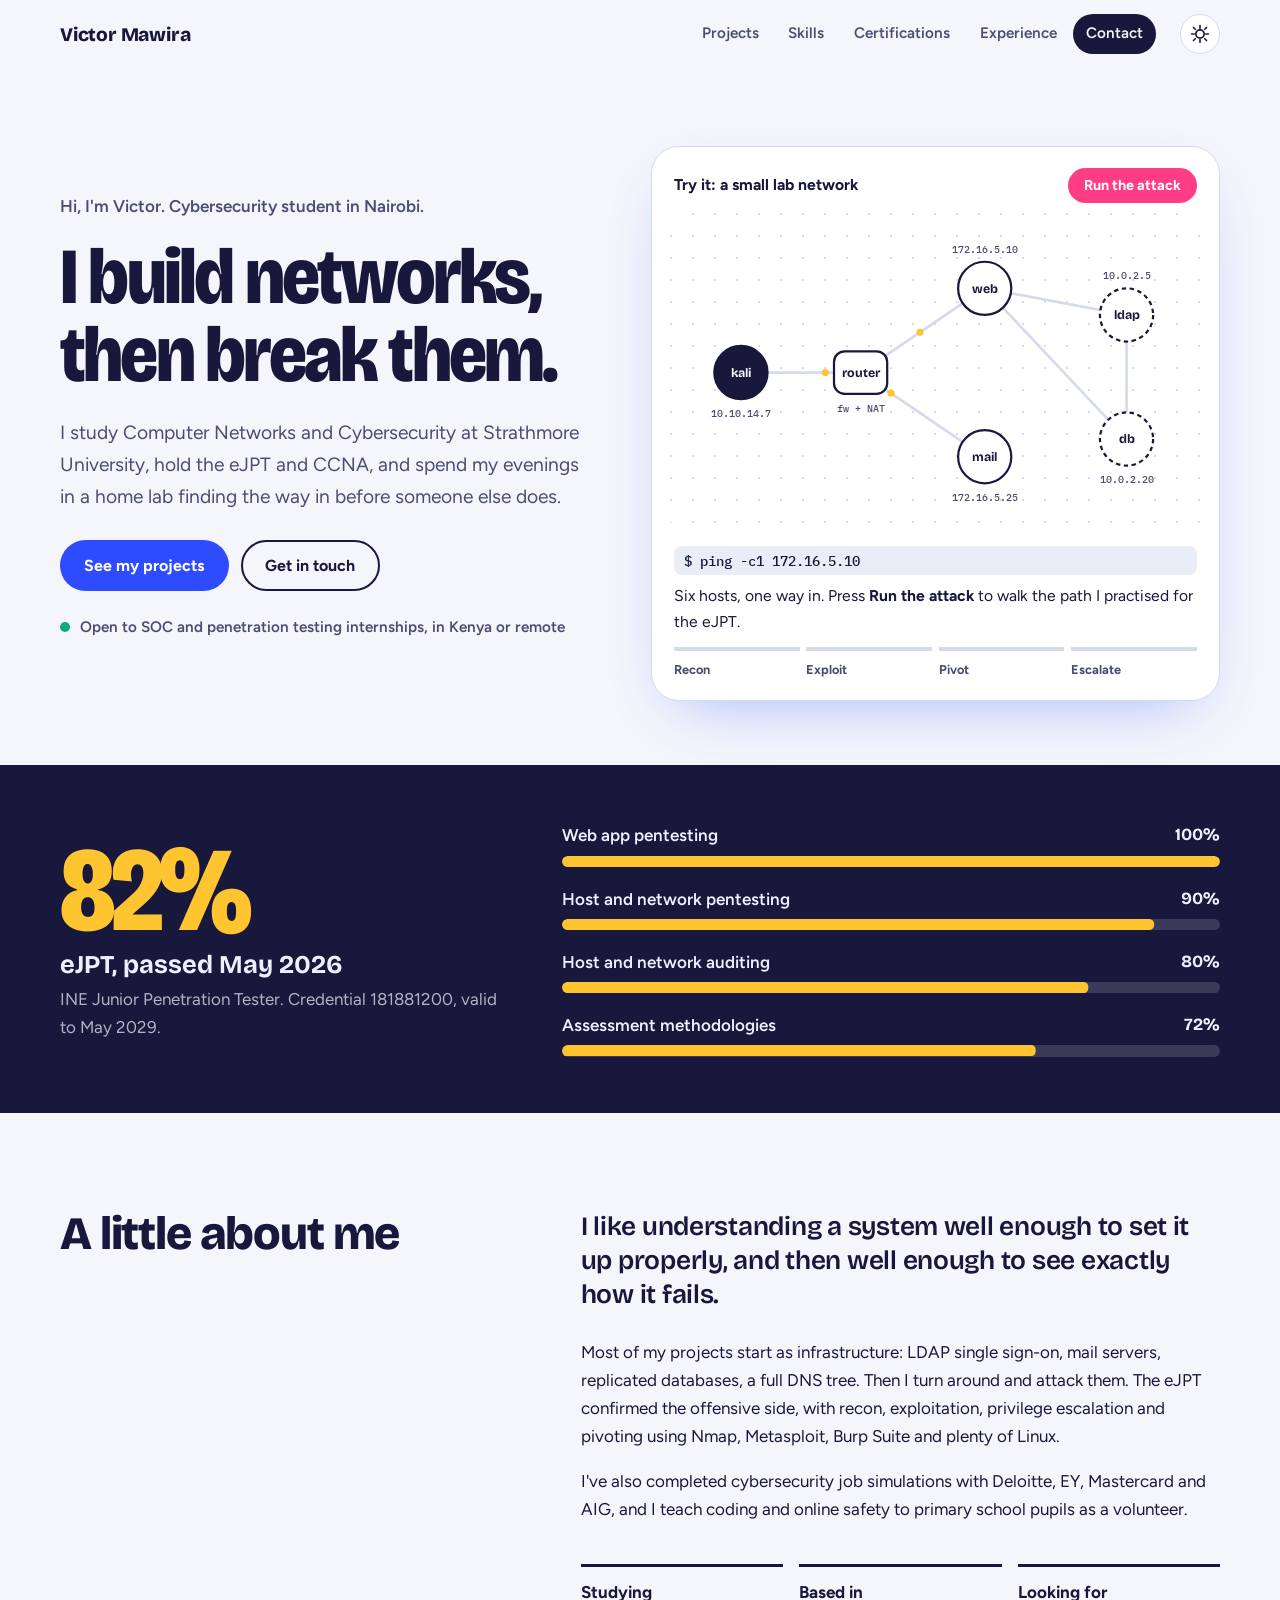
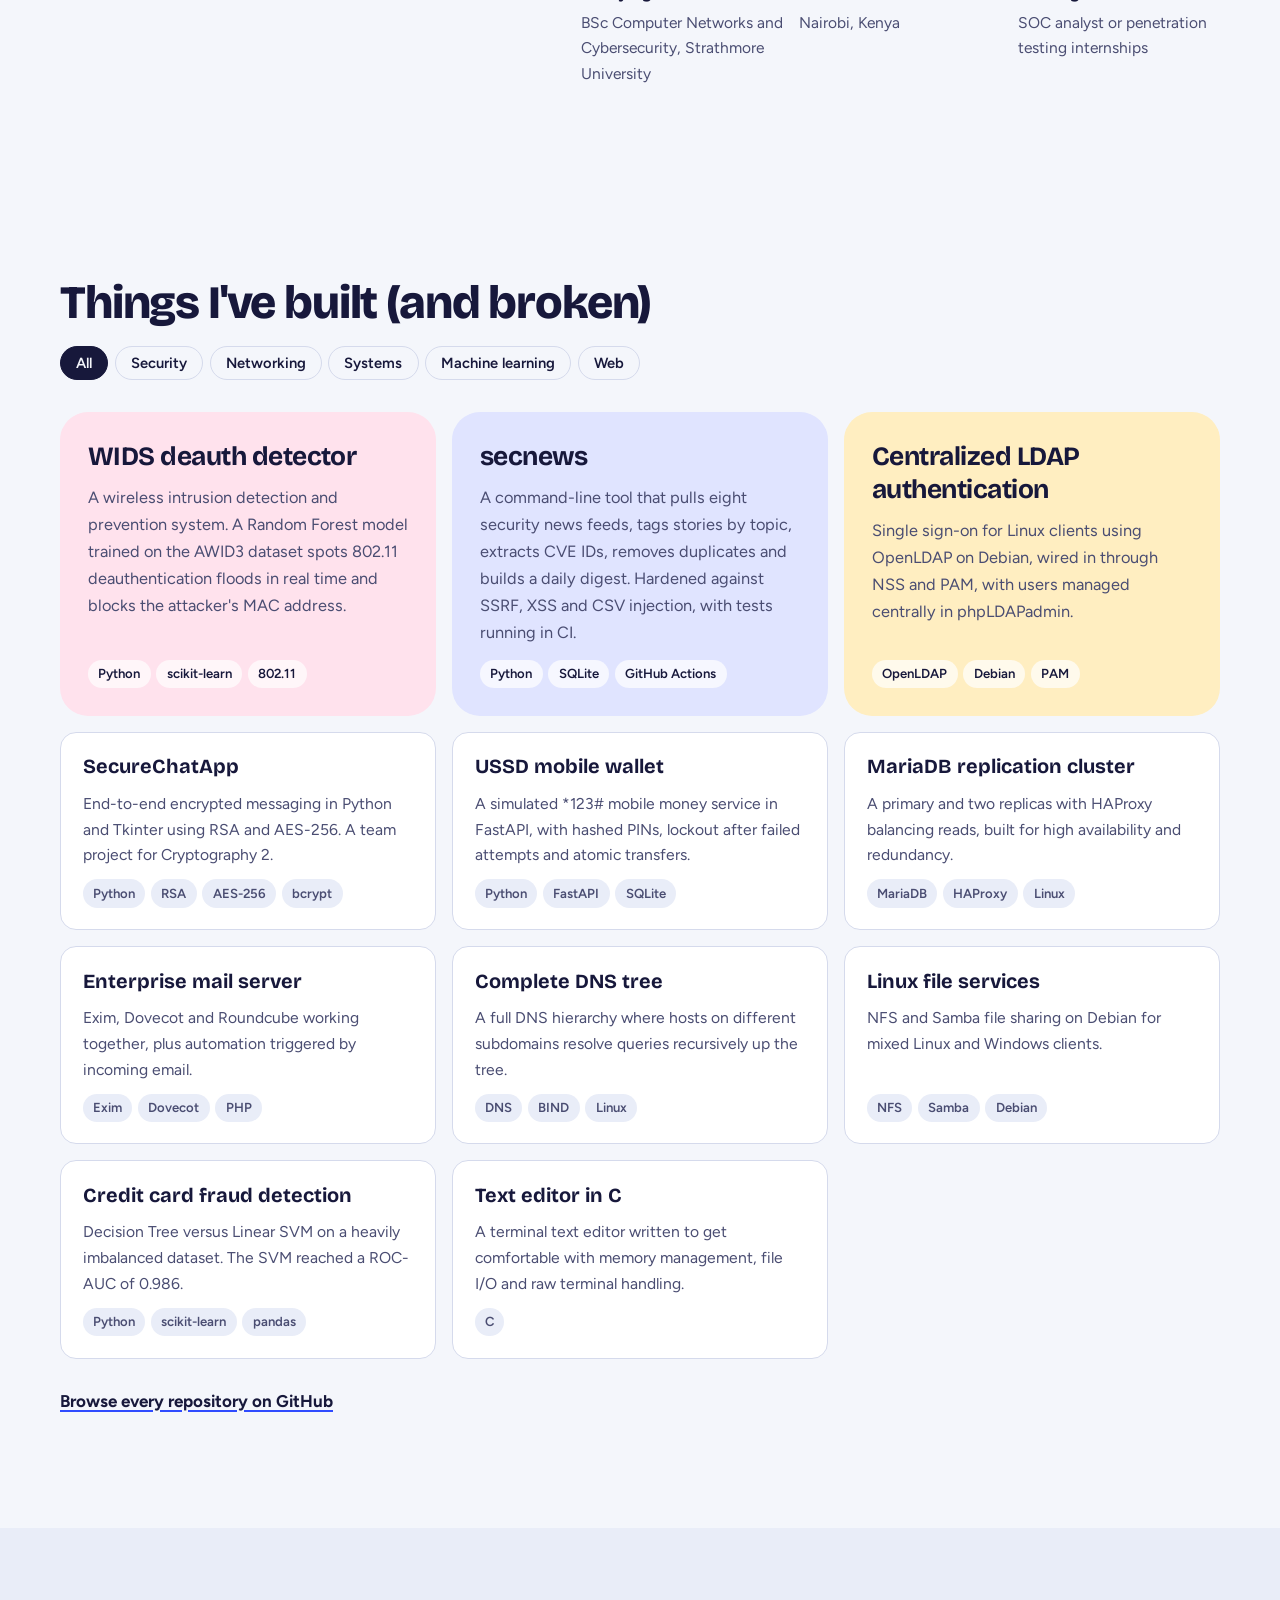
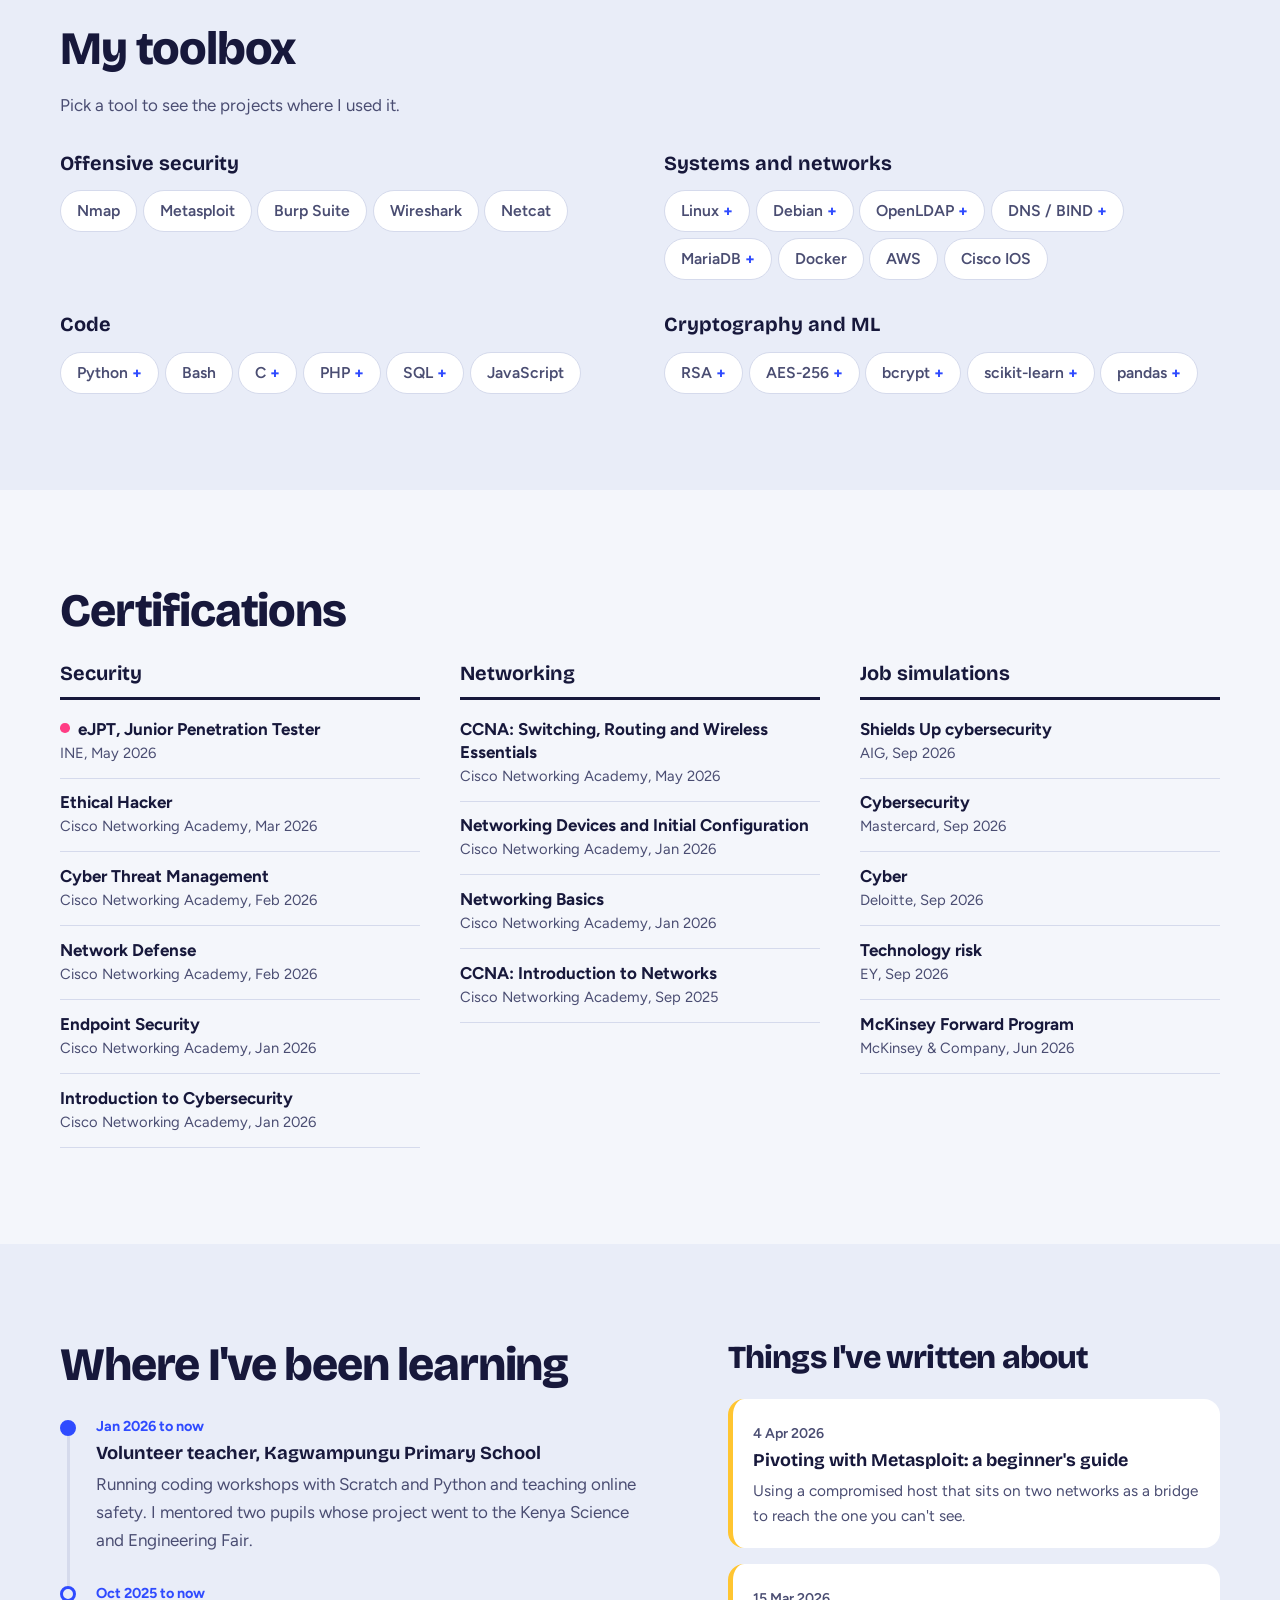
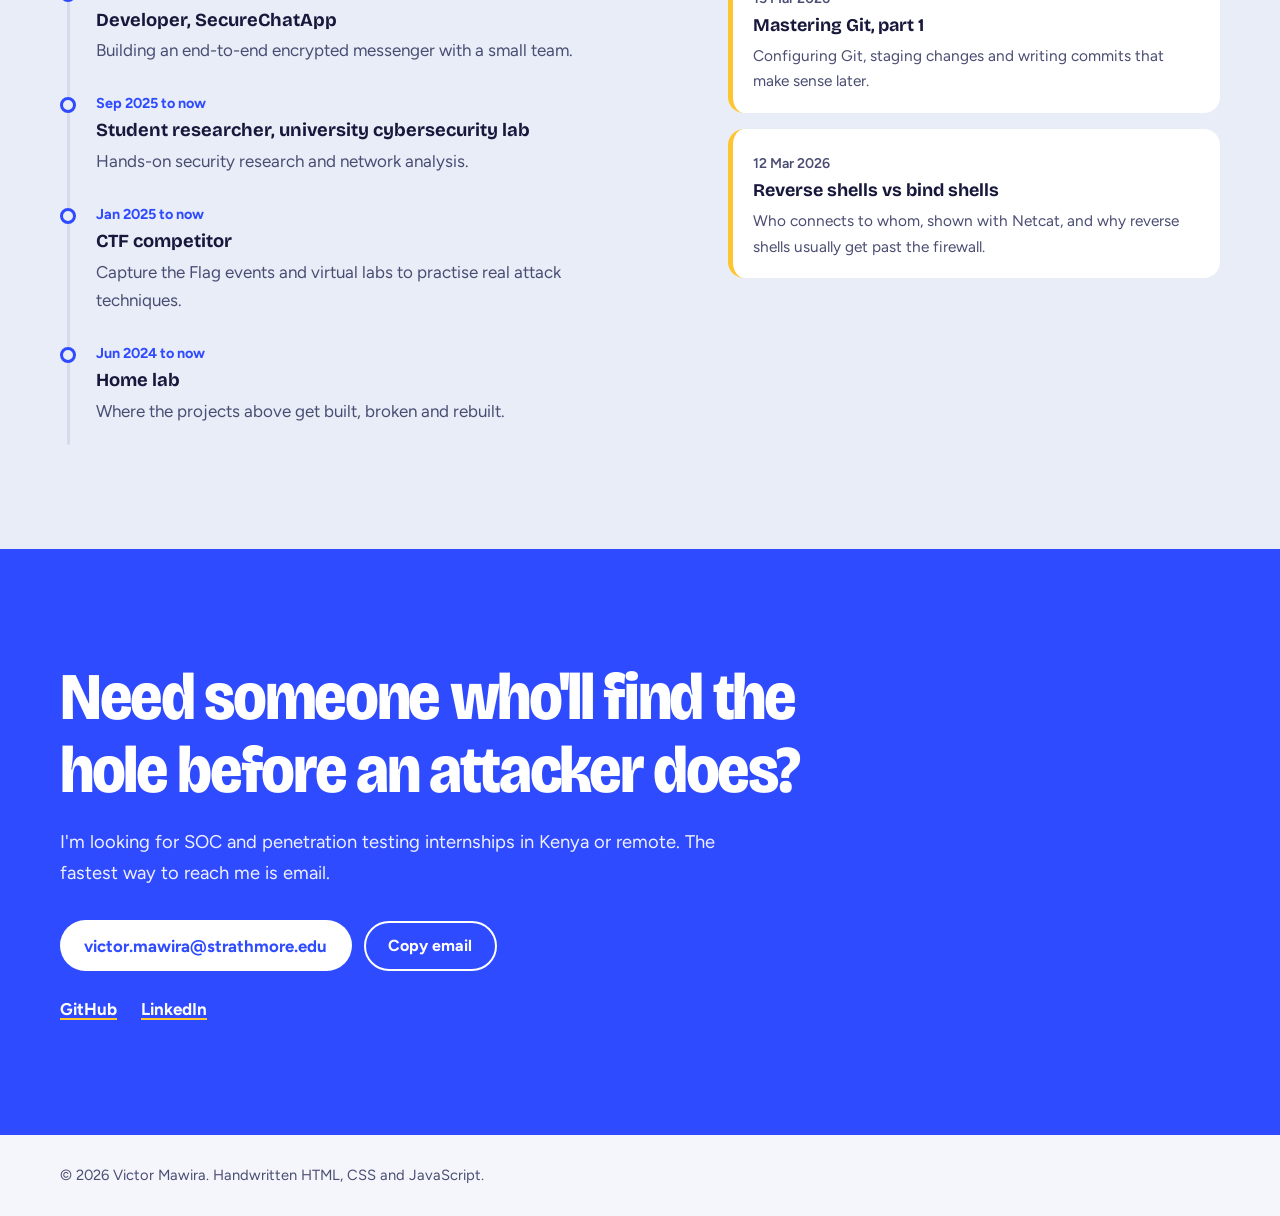
<file: index.html>
<!DOCTYPE html>
<html lang="en" class="no-js">
<head>
  <meta charset="utf-8">
  <meta name="viewport" content="width=device-width, initial-scale=1">
  <title>Victor Mawira | Cybersecurity student and aspiring penetration tester</title>
  <meta name="description" content="Computer Networks and Cybersecurity student at Strathmore University in Nairobi. eJPT certified, CCNA. I build networks, then break them. Open to SOC and pentest internships.">
  <link rel="canonical" href="https://mawiravic.pages.dev/">
  <meta name="theme-color" content="#F4F6FB" media="(prefers-color-scheme: light)">
  <meta name="theme-color" content="#121433" media="(prefers-color-scheme: dark)">
  <!-- Favicons -->
  <link rel="icon" href="/favicon.ico" sizes="any">
  <link rel="icon" type="image/png" sizes="32x32" href="/favicon-32x32.png">
  <link rel="icon" type="image/png" sizes="16x16" href="/favicon-16x16.png">
  <link rel="apple-touch-icon" href="/apple-touch-icon.png">
  <link rel="manifest" href="/site.webmanifest">

  <meta property="og:type" content="website">
  <meta property="og:title" content="Victor Mawira | Cybersecurity student and aspiring penetration tester">
  <meta property="og:description" content="eJPT certified, CCNA. I build networks, then break them. Open to SOC and pentest internships.">
  <meta property="og:url" content="https://mawiravic.pages.dev/">
  <meta name="twitter:card" content="summary">

  <script>
    (function () {
      var d = document.documentElement;
      d.className = 'js';
      try {
        var t = localStorage.getItem('theme');
        if (t === 'light' || t === 'dark') d.setAttribute('data-theme', t);
      } catch (e) {}
    })();
  </script>

  <link rel="preconnect" href="https://fonts.googleapis.com">
  <link rel="preconnect" href="https://fonts.gstatic.com" crossorigin>
  <link rel="stylesheet" href="https://fonts.googleapis.com/css2?family=Bricolage+Grotesque:opsz,wdth,wght@12..96,75..100,400..800&family=Figtree:ital,wght@0,400;0,500;0,600;0,700;1,400&family=IBM+Plex+Mono:wght@400;500&display=swap">
  <link rel="stylesheet" href="styles.css">

  <script type="application/ld+json">
  {
    "@context": "https://schema.org",
    "@type": "Person",
    "name": "Victor Mawira",
    "alternateName": "Mawira Victor",
    "jobTitle": "Cybersecurity Student and Aspiring Penetration Tester",
    "url": "https://mawiravic.pages.dev/",
    "email": "mailto:victor.mawira@strathmore.edu",
    "address": { "@type": "PostalAddress", "addressLocality": "Nairobi", "addressCountry": "KE" },
    "alumniOf": { "@type": "CollegeOrUniversity", "name": "Strathmore University" },
    "knowsAbout": ["Penetration Testing", "Network Security", "Ethical Hacking", "Cryptography", "Linux", "Networking", "Nmap", "Metasploit", "Burp Suite"],
    "sameAs": ["https://github.com/MawiraVictor", "https://www.linkedin.com/in/victor-mawira"]
  }
  </script>
</head>
<body>
  <a class="skip-link" href="#main">Skip to content</a>

  <header class="site-header">
    <div class="wrap header-inner">
      <a class="brand" href="#home">Victor Mawira</a>
      <nav class="nav" aria-label="Primary">
        <ul>
          <li><a href="#work">Projects</a></li>
          <li><a href="#skills">Skills</a></li>
          <li><a href="#certs">Certifications</a></li>
          <li><a href="#journey">Experience</a></li>
          <li><a class="nav-cta" href="#contact">Contact</a></li>
        </ul>
      </nav>
      <button class="theme-toggle" id="theme-toggle" type="button" aria-label="Switch to dark theme">
        <svg viewBox="0 0 24 24" width="20" height="20" aria-hidden="true"><path class="sun" d="M12 7a5 5 0 1 0 0 10 5 5 0 0 0 0-10Zm0-5v3m0 14v3M4.2 4.2l2.1 2.1m11.4 11.4 2.1 2.1M2 12h3m14 0h3M4.2 19.8l2.1-2.1M17.7 6.3l2.1-2.1"/><path class="moon" d="M20 14.5A8 8 0 0 1 9.5 4a8 8 0 1 0 10.5 10.5Z"/></svg>
      </button>
    </div>
  </header>

  <main id="main">

    <!-- HERO: the lab you can attack -->
    <section id="home" class="hero">
      <div class="wrap hero-grid">
        <div class="hero-copy">
          <p class="hello">Hi, I'm Victor. Cybersecurity student in Nairobi.</p>
          <h1>I build networks, then break&nbsp;them.</h1>
          <p class="intro">I study Computer Networks and Cybersecurity at Strathmore University, hold the eJPT and CCNA, and spend my evenings in a home lab finding the way in before someone else does.</p>
          <div class="actions">
            <a class="btn btn-solid" href="#work">See my projects</a>
            <a class="btn btn-line" href="#contact">Get in touch</a>
          </div>
          <p class="availability"><span class="pulse" aria-hidden="true"></span>Open to SOC and penetration testing internships, in Kenya or remote</p>
        </div>

        <figure class="lab" aria-labelledby="lab-title">
          <div class="lab-bar">
            <p id="lab-title" class="lab-title">Try it: a small lab network</p>
            <button class="lab-run" id="lab-run" type="button">Run the attack</button>
          </div>
          <svg class="topology" viewBox="0 0 600 360" role="img" aria-describedby="lab-step">
            <g class="links">
              <path id="l-kali-fw"  d="M80 180 L215 180"/>
              <path id="l-fw-web"   d="M215 180 L355 85"/>
              <path id="l-fw-mail"  d="M215 180 L355 275"/>
              <path id="l-web-ldap" d="M355 85 L515 115"/>
              <path id="l-web-db"   d="M355 85 L515 255"/>
              <path id="l-ldap-db"  d="M515 115 L515 255"/>
            </g>
            <g class="packets" aria-hidden="true">
              <circle r="4"><animateMotion dur="2.6s" repeatCount="indefinite"><mpath href="#l-kali-fw"/></animateMotion></circle>
              <circle r="4"><animateMotion dur="3.4s" begin="1s" repeatCount="indefinite"><mpath href="#l-fw-mail"/></animateMotion></circle>
              <circle r="4"><animateMotion dur="3s" begin=".4s" repeatCount="indefinite"><mpath href="#l-fw-web"/></animateMotion></circle>
              <circle r="4"><animateMotion dur="3.8s" begin="1.6s" repeatCount="indefinite"><mpath href="#l-ldap-db"/></animateMotion></circle>
            </g>
            <g class="node attacker" data-node="kali" transform="translate(80 180)">
              <circle r="30"/><text class="n-name" y="5">kali</text><text class="n-ip" y="50">10.10.14.7</text>
            </g>
            <g class="node" data-node="fw" transform="translate(215 180)">
              <rect x="-30" y="-24" width="60" height="48" rx="12"/><text class="n-name" y="5">router</text><text class="n-ip" y="44">fw + NAT</text>
            </g>
            <g class="node" data-node="web" transform="translate(355 85)">
              <circle r="30"/><text class="n-name" y="5">web</text><text class="n-ip" y="-40">172.16.5.10</text>
            </g>
            <g class="node" data-node="mail" transform="translate(355 275)">
              <circle r="30"/><text class="n-name" y="5">mail</text><text class="n-ip" y="50">172.16.5.25</text>
            </g>
            <g class="node internal" data-node="ldap" transform="translate(515 115)">
              <circle r="30"/><text class="n-name" y="5">ldap</text><text class="n-ip" y="-40">10.0.2.5</text>
            </g>
            <g class="node internal" data-node="db" transform="translate(515 255)">
              <circle r="30"/><text class="n-name" y="5">db</text><text class="n-ip" y="50">10.0.2.20</text>
            </g>
          </svg>
          <figcaption class="lab-step" id="lab-step" aria-live="polite">
            <code class="cmd" id="lab-cmd">$ ping -c1 172.16.5.10</code>
            <span id="lab-text">Six hosts, one way in. Press <b>Run the attack</b> to walk the path I practised for the eJPT.</span>
          </figcaption>
          <ol class="lab-progress" aria-hidden="true">
            <li>Recon</li><li>Exploit</li><li>Pivot</li><li>Escalate</li>
          </ol>
        </figure>
      </div>
    </section>

    <!-- eJPT result -->
    <section class="score" aria-labelledby="score-title">
      <div class="wrap score-grid">
        <div class="score-head">
          <p class="score-big"><span>82</span>%</p>
          <h2 id="score-title">eJPT, passed May 2026</h2>
          <p class="muted">INE Junior Penetration Tester. Credential 181881200, valid to May 2029.</p>
        </div>
        <ul class="bars">
          <li style="--v:100"><span class="bar-label">Web app pentesting</span><span class="bar-val">100%</span><span class="bar" aria-hidden="true"></span></li>
          <li style="--v:90"><span class="bar-label">Host and network pentesting</span><span class="bar-val">90%</span><span class="bar" aria-hidden="true"></span></li>
          <li style="--v:80"><span class="bar-label">Host and network auditing</span><span class="bar-val">80%</span><span class="bar" aria-hidden="true"></span></li>
          <li style="--v:72"><span class="bar-label">Assessment methodologies</span><span class="bar-val">72%</span><span class="bar" aria-hidden="true"></span></li>
        </ul>
      </div>
    </section>

    <!-- ABOUT -->
    <section id="about" class="block">
      <div class="wrap about-grid">
        <h2 class="block-title">A little about me</h2>
        <div class="prose">
          <p class="lead">I like understanding a system well enough to set it up properly, and then well enough to see exactly how it fails.</p>
          <p>Most of my projects start as infrastructure: LDAP single sign-on, mail servers, replicated databases, a full DNS tree. Then I turn around and attack them. The eJPT confirmed the offensive side, with recon, exploitation, privilege escalation and pivoting using Nmap, Metasploit, Burp Suite and plenty of Linux.</p>
          <p>I've also completed cybersecurity job simulations with Deloitte, EY, Mastercard and AIG, and I teach coding and online safety to primary school pupils as a volunteer.</p>
        </div>
        <dl class="facts">
          <div><dt>Studying</dt><dd>BSc Computer Networks and Cybersecurity, Strathmore University</dd></div>
          <div><dt>Based in</dt><dd>Nairobi, Kenya</dd></div>
          <div><dt>Looking for</dt><dd>SOC analyst or penetration testing internships</dd></div>
        </dl>
      </div>
    </section>

    <!-- PROJECTS -->
    <section id="work" class="block">
      <div class="wrap">
        <div class="block-head">
          <h2 class="block-title">Things I've built (and broken)</h2>
          <div class="filters" role="group" aria-label="Filter projects by category" id="project-filters">
            <button type="button" class="chip-btn is-active" data-filter="all" aria-pressed="true">All</button>
            <button type="button" class="chip-btn" data-filter="security" aria-pressed="false">Security</button>
            <button type="button" class="chip-btn" data-filter="networking" aria-pressed="false">Networking</button>
            <button type="button" class="chip-btn" data-filter="systems" aria-pressed="false">Systems</button>
            <button type="button" class="chip-btn" data-filter="ml" aria-pressed="false">Machine learning</button>
            <button type="button" class="chip-btn" data-filter="web" aria-pressed="false">Web</button>
          </div>
        </div>
        <p class="tag-status" id="tag-status" hidden>Showing projects that use <strong id="tag-status-name"></strong>. <button type="button" class="link-btn" id="tag-clear">Show all</button></p>
        <p class="sr-only" id="projects-live" aria-live="polite"></p>

        <ul class="projects" id="project-list">
          <li class="project feature tone-pink" data-cat="security ml networking" data-tags="python scikit-learn wireless">
            <h3><a href="https://github.com/MawiraVictor/WIDS-ML-Deauth-Detector" rel="noopener">WIDS deauth detector</a></h3>
            <p>A wireless intrusion detection and prevention system. A Random Forest model trained on the AWID3 dataset spots 802.11 deauthentication floods in real time and blocks the attacker's MAC address.</p>
            <ul class="tags"><li data-tag="python">Python</li><li data-tag="scikit-learn">scikit-learn</li><li data-tag="wireless">802.11</li></ul>
          </li>
          <li class="project feature tone-blue" data-cat="security web" data-tags="python sqlite github-actions">
            <h3><a href="https://github.com/MawiraVictor/security-news-scraper-project" rel="noopener">secnews</a></h3>
            <p>A command-line tool that pulls eight security news feeds, tags stories by topic, extracts CVE IDs, removes duplicates and builds a daily digest. Hardened against SSRF, XSS and CSV injection, with tests running in CI.</p>
            <ul class="tags"><li data-tag="python">Python</li><li data-tag="sqlite">SQLite</li><li data-tag="github-actions">GitHub Actions</li></ul>
          </li>
          <li class="project feature tone-yellow" data-cat="security systems networking" data-tags="openldap debian nss pam linux">
            <h3><a href="https://github.com/MawiraVictor/Centralized-LDAP-Authentication" rel="noopener">Centralized LDAP authentication</a></h3>
            <p>Single sign-on for Linux clients using OpenLDAP on Debian, wired in through NSS and PAM, with users managed centrally in phpLDAPadmin.</p>
            <ul class="tags"><li data-tag="openldap">OpenLDAP</li><li data-tag="debian">Debian</li><li data-tag="pam">PAM</li></ul>
          </li>

          <li class="project" data-cat="security systems" data-tags="python sql bcrypt pycryptodome rsa aes-256">
            <h3><a href="https://github.com/MawiraVictor/SecureChatApp" rel="noopener">SecureChatApp</a></h3>
            <p>End-to-end encrypted messaging in Python and Tkinter using RSA and AES-256. A team project for Cryptography 2.</p>
            <ul class="tags"><li data-tag="python">Python</li><li data-tag="rsa">RSA</li><li data-tag="aes-256">AES-256</li><li data-tag="bcrypt">bcrypt</li></ul>
          </li>
          <li class="project" data-cat="web security" data-tags="python fastapi sqlite">
            <h3><a href="https://github.com/MawiraVictor/USSD-Based-Mobile-wallet-Simulation" rel="noopener">USSD mobile wallet</a></h3>
            <p>A simulated *123# mobile money service in FastAPI, with hashed PINs, lockout after failed attempts and atomic transfers.</p>
            <ul class="tags"><li data-tag="python">Python</li><li data-tag="fastapi">FastAPI</li><li data-tag="sqlite">SQLite</li></ul>
          </li>
          <li class="project" data-cat="systems" data-tags="mariadb haproxy linux">
            <h3><a href="https://github.com/MawiraVictor/MariaDB-Replication-Cluster" rel="noopener">MariaDB replication cluster</a></h3>
            <p>A primary and two replicas with HAProxy balancing reads, built for high availability and redundancy.</p>
            <ul class="tags"><li data-tag="mariadb">MariaDB</li><li data-tag="haproxy">HAProxy</li><li data-tag="linux">Linux</li></ul>
          </li>
          <li class="project" data-cat="systems web" data-tags="exim dovecot roundcube php linux">
            <h3><a href="https://github.com/MawiraVictor/Enterprise-Mail-Server-Suite" rel="noopener">Enterprise mail server</a></h3>
            <p>Exim, Dovecot and Roundcube working together, plus automation triggered by incoming email.</p>
            <ul class="tags"><li data-tag="exim">Exim</li><li data-tag="dovecot">Dovecot</li><li data-tag="php">PHP</li></ul>
          </li>
          <li class="project" data-cat="networking systems" data-tags="linux dns bind">
            <h3><a href="https://github.com/MawiraVictor/Complete-DNS-tree" rel="noopener">Complete DNS tree</a></h3>
            <p>A full DNS hierarchy where hosts on different subdomains resolve queries recursively up the tree.</p>
            <ul class="tags"><li data-tag="dns">DNS</li><li data-tag="bind">BIND</li><li data-tag="linux">Linux</li></ul>
          </li>
          <li class="project" data-cat="systems networking" data-tags="nfs samba debian linux">
            <h3><a href="https://github.com/MawiraVictor/Linux-Infrastructure-File-Services" rel="noopener">Linux file services</a></h3>
            <p>NFS and Samba file sharing on Debian for mixed Linux and Windows clients.</p>
            <ul class="tags"><li data-tag="nfs">NFS</li><li data-tag="samba">Samba</li><li data-tag="debian">Debian</li></ul>
          </li>
          <li class="project" data-cat="ml security" data-tags="python scikit-learn pandas">
            <h3><a href="https://github.com/MawiraVictor/Credit-Card-Fraud-Detection-with-Decision-Trees-and-SVM" rel="noopener">Credit card fraud detection</a></h3>
            <p>Decision Tree versus Linear SVM on a heavily imbalanced dataset. The SVM reached a ROC-AUC of 0.986.</p>
            <ul class="tags"><li data-tag="python">Python</li><li data-tag="scikit-learn">scikit-learn</li><li data-tag="pandas">pandas</li></ul>
          </li>
          <li class="project" data-cat="systems" data-tags="c">
            <h3><a href="https://github.com/MawiraVictor/Text-editor" rel="noopener">Text editor in C</a></h3>
            <p>A terminal text editor written to get comfortable with memory management, file I/O and raw terminal handling.</p>
            <ul class="tags"><li data-tag="c">C</li></ul>
          </li>
        </ul>
        <p class="empty" id="projects-empty" hidden>Nothing here matches that filter. <button type="button" class="link-btn" data-reset>Show all projects</button></p>
        <p class="more"><a href="https://github.com/MawiraVictor?tab=repositories" rel="noopener">Browse every repository on GitHub</a></p>
      </div>
    </section>

    <!-- SKILLS -->
    <section id="skills" class="block block-tint">
      <div class="wrap">
        <h2 class="block-title">My toolbox</h2>
        <p class="muted">Pick a tool to see the projects where I used it.</p>
        <div class="skill-groups">
          <div class="skill-group">
            <h3>Offensive security</h3>
            <ul class="tags big">
              <li data-tag="nmap">Nmap</li><li data-tag="metasploit">Metasploit</li><li data-tag="burp">Burp Suite</li><li data-tag="wireshark">Wireshark</li><li data-tag="netcat">Netcat</li>
            </ul>
          </div>
          <div class="skill-group">
            <h3>Systems and networks</h3>
            <ul class="tags big">
              <li data-tag="linux">Linux</li><li data-tag="debian">Debian</li><li data-tag="openldap">OpenLDAP</li><li data-tag="dns">DNS / BIND</li><li data-tag="mariadb">MariaDB</li><li data-tag="docker">Docker</li><li data-tag="aws">AWS</li><li data-tag="cisco">Cisco IOS</li>
            </ul>
          </div>
          <div class="skill-group">
            <h3>Code</h3>
            <ul class="tags big">
              <li data-tag="python">Python</li><li data-tag="bash">Bash</li><li data-tag="c">C</li><li data-tag="php">PHP</li><li data-tag="sql">SQL</li><li data-tag="javascript">JavaScript</li>
            </ul>
          </div>
          <div class="skill-group">
            <h3>Cryptography and ML</h3>
            <ul class="tags big">
              <li data-tag="rsa">RSA</li><li data-tag="aes-256">AES-256</li><li data-tag="bcrypt">bcrypt</li><li data-tag="scikit-learn">scikit-learn</li><li data-tag="pandas">pandas</li>
            </ul>
          </div>
        </div>
      </div>
    </section>

    <!-- CERTIFICATIONS -->
    <section id="certs" class="block">
      <div class="wrap">
        <h2 class="block-title">Certifications</h2>
        <div class="cert-cols">
          <div>
            <h3>Security</h3>
            <ul class="cert-list">
              <li><strong>eJPT, Junior Penetration Tester</strong><span>INE, May 2026</span></li>
              <li><strong>Ethical Hacker</strong><span>Cisco Networking Academy, Mar 2026</span></li>
              <li><strong>Cyber Threat Management</strong><span>Cisco Networking Academy, Feb 2026</span></li>
              <li><strong>Network Defense</strong><span>Cisco Networking Academy, Feb 2026</span></li>
              <li><strong>Endpoint Security</strong><span>Cisco Networking Academy, Jan 2026</span></li>
              <li><strong>Introduction to Cybersecurity</strong><span>Cisco Networking Academy, Jan 2026</span></li>
            </ul>
          </div>
          <div>
            <h3>Networking</h3>
            <ul class="cert-list">
              <li><strong>CCNA: Switching, Routing and Wireless Essentials</strong><span>Cisco Networking Academy, May 2026</span></li>
              <li><strong>Networking Devices and Initial Configuration</strong><span>Cisco Networking Academy, Jan 2026</span></li>
              <li><strong>Networking Basics</strong><span>Cisco Networking Academy, Jan 2026</span></li>
              <li><strong>CCNA: Introduction to Networks</strong><span>Cisco Networking Academy, Sep 2025</span></li>
            </ul>
          </div>
          <div>
            <h3>Job simulations</h3>
            <ul class="cert-list">
              <li><strong>Shields Up cybersecurity</strong><span>AIG, Sep 2026</span></li>
              <li><strong>Cybersecurity</strong><span>Mastercard, Sep 2026</span></li>
              <li><strong>Cyber</strong><span>Deloitte, Sep 2026</span></li>
              <li><strong>Technology risk</strong><span>EY, Sep 2026</span></li>
              <li><strong>McKinsey Forward Program</strong><span>McKinsey &amp; Company, Jun 2026</span></li>
            </ul>
          </div>
        </div>
      </div>
    </section>

    <!-- EXPERIENCE -->
    <section id="journey" class="block block-tint">
      <div class="wrap journey-grid">
        <div>
          <h2 class="block-title">Where I've been learning</h2>
          <ol class="timeline">
            <li><p class="when">Jan 2026 to now</p><h3>Volunteer teacher, Kagwampungu Primary School</h3><p>Running coding workshops with Scratch and Python and teaching online safety. I mentored two pupils whose project went to the Kenya Science and Engineering Fair.</p></li>
            <li><p class="when">Oct 2025 to now</p><h3>Developer, SecureChatApp</h3><p>Building an end-to-end encrypted messenger with a small team.</p></li>
            <li><p class="when">Sep 2025 to now</p><h3>Student researcher, university cybersecurity lab</h3><p>Hands-on security research and network analysis.</p></li>
            <li><p class="when">Jan 2025 to now</p><h3>CTF competitor</h3><p>Capture the Flag events and virtual labs to practise real attack techniques.</p></li>
            <li><p class="when">Jun 2024 to now</p><h3>Home lab</h3><p>Where the projects above get built, broken and rebuilt.</p></li>
          </ol>
        </div>
        <aside class="writing">
          <h2 class="block-title">Things I've written about</h2>
          <ul class="posts">
            <li><time datetime="2026-04-04">4 Apr 2026</time><h3>Pivoting with Metasploit: a beginner's guide</h3><p>Using a compromised host that sits on two networks as a bridge to reach the one you can't see.</p></li>
            <li><time datetime="2026-03-15">15 Mar 2026</time><h3>Mastering Git, part 1</h3><p>Configuring Git, staging changes and writing commits that make sense later.</p></li>
            <li><time datetime="2026-03-12">12 Mar 2026</time><h3>Reverse shells vs bind shells</h3><p>Who connects to whom, shown with Netcat, and why reverse shells usually get past the firewall.</p></li>
          </ul>
        </aside>
      </div>
    </section>

    <!-- CONTACT -->
    <section id="contact" class="contact">
      <div class="wrap">
        <h2>Need someone who'll find the hole before an attacker does?</h2>
        <p>I'm looking for SOC and penetration testing internships in Kenya or remote. The fastest way to reach me is email.</p>
        <div class="contact-row">
          <a class="btn btn-light" id="email-link" href="mailto:victor.mawira@strathmore.edu">victor.mawira@strathmore.edu</a>
          <button type="button" class="btn btn-ghost" id="copy-email" hidden>Copy email</button>
          <span class="copy-status" id="copy-status" role="status" aria-live="polite"></span>
        </div>
        <ul class="socials">
          <li><a href="https://github.com/MawiraVictor" rel="noopener">GitHub</a></li>
          <li><a href="https://www.linkedin.com/in/victor-mawira" rel="noopener">LinkedIn</a></li>
        </ul>
      </div>
    </section>
  </main>

  <footer class="site-footer">
    <div class="wrap">
      <p>&copy; <span id="year">2026</span> Victor Mawira. Handwritten HTML, CSS and JavaScript.</p>
    </div>
  </footer>

  <script src="script.js" defer></script>
</body>
</html>
</file>
<file: styles.css>
/* Victor Mawira portfolio
   Palette: cool paper, deep indigo ink, cobalt signal, sunflower packets,
   hot pink for anything "owned". Display: Bricolage Grotesque. Body: Figtree. */

:root {
  --paper: #F4F6FB;
  --paper-2: #E9EDF8;
  --card: #FFFFFF;
  --ink: #17183B;
  --ink-soft: #4A4D72;
  --line: #D5DAEC;
  --cobalt: #2F4BFF;
  --cobalt-ink: #FFFFFF;
  --sun: #FFC531;
  --pink: #FF3D84;
  --mint: #0FA97A;
  --node: #FFFFFF;
  --focus: #2F4BFF;
  --radius-lg: 28px;
  --radius: 16px;
  --radius-sm: 999px;
  --display: "Bricolage Grotesque", "Figtree", system-ui, sans-serif;
  --body: "Figtree", system-ui, -apple-system, "Segoe UI", Roboto, sans-serif;
  --mono: "IBM Plex Mono", ui-monospace, Consolas, monospace;
  color-scheme: light;
}

@media (prefers-color-scheme: dark) {
  :root:not([data-theme="light"]) {
    --paper: #121433; --paper-2: #1A1D45; --card: #1F2350; --ink: #EEF0FF; --ink-soft: #A9AED6;
    --line: #2E3368; --cobalt: #7D8CFF; --cobalt-ink: #0E1030; --sun: #FFD25C; --pink: #FF6BA3;
    --mint: #3FD9A8; --node: #262B5E; --focus: #FFD25C; color-scheme: dark;
  }
}
:root[data-theme="dark"] {
  --paper: #121433; --paper-2: #1A1D45; --card: #1F2350; --ink: #EEF0FF; --ink-soft: #A9AED6;
  --line: #2E3368; --cobalt: #7D8CFF; --cobalt-ink: #0E1030; --sun: #FFD25C; --pink: #FF6BA3;
  --mint: #3FD9A8; --node: #262B5E; --focus: #FFD25C; color-scheme: dark;
}

/* ---------- Base ---------- */
*, *::before, *::after { box-sizing: border-box; }
html { scroll-behavior: smooth; scroll-padding-top: 5.5rem; -webkit-text-size-adjust: 100%; }
body {
  margin: 0; background: var(--paper); color: var(--ink);
  font: 400 1.0625rem/1.65 var(--body); -webkit-font-smoothing: antialiased;
}
img, svg { display: block; max-width: 100%; }
a { color: inherit; text-decoration-thickness: 2px; text-underline-offset: 3px; text-decoration-color: var(--cobalt); }
a:hover { text-decoration-color: var(--pink); }
h1, h2, h3 { font-family: var(--display); margin: 0; line-height: 1.1; font-weight: 700; }
h3 { font-size: 1.25rem; line-height: 1.25; }
p { margin: 0 0 1em; }
ul, ol { margin: 0; padding: 0; list-style: none; }
:focus-visible { outline: 3px solid var(--focus); outline-offset: 3px; border-radius: 6px; }
.wrap { width: min(1160px, 100% - 2.5rem); margin-inline: auto; }
.muted { color: var(--ink-soft); }
.sr-only { position: absolute; width: 1px; height: 1px; overflow: hidden; clip: rect(0 0 0 0); white-space: nowrap; }
.skip-link { position: absolute; left: 1rem; top: -4rem; z-index: 50; background: var(--cobalt); color: var(--cobalt-ink); padding: .6rem 1rem; border-radius: 10px; }
.skip-link:focus { top: 1rem; }

/* ---------- Header ---------- */
.site-header {
  position: sticky; top: 0; z-index: 20;
  background: color-mix(in srgb, var(--paper) 86%, transparent);
  backdrop-filter: blur(10px); -webkit-backdrop-filter: blur(10px);
  border-bottom: 1px solid transparent; transition: border-color .2s;
}
.site-header.is-scrolled { border-bottom-color: var(--line); }
.header-inner { display: flex; align-items: center; gap: 1.5rem; min-height: 4.25rem; }
.brand { font: 800 1.2rem var(--display); text-decoration: none; letter-spacing: -.01em; }
.nav { margin-left: auto; }
.nav ul { display: flex; gap: .25rem; align-items: center; }
.nav a { display: block; padding: .45rem .8rem; border-radius: var(--radius-sm); text-decoration: none; font-weight: 600; font-size: .95rem; color: var(--ink-soft); }
.nav a:hover, .nav a.is-current { color: var(--ink); background: var(--paper-2); }
.nav a.nav-cta { background: var(--ink); color: var(--paper); }
.nav a.nav-cta:hover { background: var(--cobalt); color: var(--cobalt-ink); }
.theme-toggle {
  width: 2.5rem; height: 2.5rem; border-radius: 50%; border: 1px solid var(--line);
  background: var(--card); color: var(--ink); display: grid; place-items: center; cursor: pointer;
}
.theme-toggle path { fill: none; stroke: currentColor; stroke-width: 2; stroke-linecap: round; stroke-linejoin: round; }
.theme-toggle .moon { display: none; }
[data-theme="dark"] .theme-toggle .sun { display: none; }
[data-theme="dark"] .theme-toggle .moon { display: block; }

/* ---------- Hero ---------- */
.hero { padding: clamp(2.5rem, 6vw, 5rem) 0 clamp(2.5rem, 5vw, 4rem); }
.hero-grid { display: grid; grid-template-columns: 1fr 1.08fr; gap: clamp(2rem, 5vw, 4.5rem); align-items: center; }
.hello { font-weight: 600; color: var(--ink-soft); margin-bottom: 1.1rem; }
.hero h1 {
  font-size: clamp(2.8rem, 6.2vw, 5.4rem); font-weight: 800; letter-spacing: -.035em; line-height: .98;
  font-variation-settings: "wdth" 88; margin-bottom: 1.5rem; text-wrap: balance;
}
.intro { font-size: 1.2rem; color: var(--ink-soft); max-width: 34em; }
.actions { display: flex; flex-wrap: wrap; gap: .75rem; margin: 1.75rem 0 1.5rem; }
.btn {
  display: inline-flex; align-items: center; justify-content: center; gap: .5rem;
  padding: .85rem 1.4rem; border-radius: var(--radius-sm); font: 700 1rem var(--body);
  text-decoration: none; border: 2px solid transparent; cursor: pointer; transition: transform .15s, background-color .15s;
}
.btn:active { transform: translateY(1px); }
.btn-solid { background: var(--cobalt); color: var(--cobalt-ink); }
.btn-solid:hover { background: var(--ink); color: var(--paper); }
.btn-line { border-color: var(--ink); color: var(--ink); }
.btn-line:hover { background: var(--ink); color: var(--paper); }
.availability { display: flex; align-items: center; gap: .6rem; font-size: .95rem; font-weight: 600; color: var(--ink-soft); }
.pulse { width: .65rem; height: .65rem; border-radius: 50%; background: var(--mint); box-shadow: 0 0 0 0 color-mix(in srgb, var(--mint) 60%, transparent); animation: pulse 2.2s infinite; flex: none; }
@keyframes pulse { 70% { box-shadow: 0 0 0 .55rem transparent; } 100% { box-shadow: 0 0 0 0 transparent; } }

/* The lab */
.lab {
  margin: 0; background: var(--card); border: 1px solid var(--line); border-radius: var(--radius-lg);
  padding: 1.1rem 1.1rem 1.25rem; box-shadow: 0 24px 60px -30px color-mix(in srgb, var(--cobalt) 45%, transparent);
  position: relative;
}
.lab-bar { display: flex; align-items: center; justify-content: space-between; gap: 1rem; padding: .2rem .3rem .6rem; }
.lab-title { margin: 0; font-weight: 700; font-size: .98rem; }
.lab-run {
  font: 700 .9rem var(--body); padding: .55rem 1rem; border-radius: var(--radius-sm); border: 0; cursor: pointer;
  background: var(--pink); color: #fff;
}
.lab-run:hover { filter: brightness(1.08); }
.lab-run:disabled { opacity: .6; cursor: progress; }
.no-js .lab-run { display: none; }

.topology { width: 100%; height: auto; background:
  radial-gradient(circle at 1px 1px, var(--line) 1px, transparent 0) 0 0 / 22px 22px; border-radius: var(--radius); }
.links path { fill: none; stroke: var(--line); stroke-width: 3; stroke-linecap: round; transition: stroke .4s; }
.links path.is-hot { stroke: var(--pink); stroke-dasharray: 8 7; animation: march 0.7s linear infinite; }
@keyframes march { to { stroke-dashoffset: -15; } }
.packets circle { fill: var(--sun); }
.node circle, .node rect { fill: var(--node); stroke: var(--ink); stroke-width: 2.5; transition: fill .35s, stroke .35s, transform .35s; }
.node.attacker circle { fill: var(--ink); }
.node.attacker .n-name { fill: var(--paper); }
.node.internal circle { stroke-dasharray: 5 4; }
.n-name { font: 700 14px var(--display); fill: var(--ink); text-anchor: middle; }
.n-ip { font: 500 11.5px var(--mono); fill: var(--ink-soft); text-anchor: middle; }
.node.is-found circle, .node.is-found rect { stroke: var(--cobalt); stroke-width: 3.5; stroke-dasharray: none; }
.node.is-owned circle, .node.is-owned rect { fill: var(--pink); stroke: var(--pink); }
.node.is-owned .n-name { fill: #fff; }
.node.is-root circle { fill: var(--sun); stroke: var(--ink); }
.node.is-root .n-name { fill: #17183B; }

.lab-step { margin: .9rem .3rem 0; min-height: 4.6rem; font-size: .98rem; }
.cmd {
  display: block; font: 500 .85rem var(--mono); color: var(--ink); background: var(--paper-2);
  border-radius: 8px; padding: .35rem .6rem; margin-bottom: .45rem; overflow-x: auto; white-space: nowrap;
}
.lab-progress { display: grid; grid-template-columns: repeat(4, 1fr); gap: .4rem; margin: .8rem .3rem 0; counter-reset: step; }
.lab-progress li {
  font-size: .8rem; font-weight: 700; color: var(--ink-soft); padding-top: .5rem;
  border-top: 4px solid var(--line); transition: border-color .3s, color .3s;
}
.lab-progress li.is-done { border-top-color: var(--pink); color: var(--ink); }

/* ---------- eJPT score band ---------- */
.score { --band: #17183B; --band-ink: #EEF0FF; background: var(--band); color: var(--band-ink); padding: clamp(2.5rem, 5vw, 3.5rem) 0; }
.score-grid { display: grid; grid-template-columns: .8fr 1.2fr; gap: clamp(2rem, 5vw, 4rem); align-items: center; }
.score-big { font: 800 clamp(4.5rem, 10vw, 7.5rem)/0.9 var(--display); letter-spacing: -.04em; margin: 0 0 .4rem; color: var(--sun); font-variation-settings: "wdth" 80; }
.score-big span { color: inherit; }
.score h2 { font-size: 1.6rem; margin-bottom: .4rem; }
.score .muted { color: color-mix(in srgb, var(--band-ink) 72%, transparent); margin: 0; }
.bars { display: grid; gap: 1.1rem; }
.bars li { display: grid; grid-template-columns: 1fr auto; row-gap: .4rem; font-weight: 600; }
.bar-val { font-family: var(--display); font-weight: 700; }
.bar { grid-column: 1 / -1; height: .7rem; border-radius: 99px; background: color-mix(in srgb, var(--band-ink) 16%, transparent); position: relative; overflow: hidden; }
.bar::after {
  content: ""; position: absolute; inset: 0; border-radius: inherit; background: var(--sun);
  transform-origin: left; transform: scaleX(calc(var(--v) / 100));
}
.js .bars:not(.is-in) .bar::after { transform: scaleX(0); }
.js .bars .bar::after { transition: transform 1.1s cubic-bezier(.2,.8,.2,1); }
.bars li:nth-child(2) .bar::after { transition-delay: .1s; }
.bars li:nth-child(3) .bar::after { transition-delay: .2s; }
.bars li:nth-child(4) .bar::after { transition-delay: .3s; }

[data-theme="dark"] .score { --band: #0B0D26; }
.hero-grid > *, .score-grid > *, .about-grid > *, .journey-grid > *, .projects > * { min-width: 0; }

/* ---------- Generic blocks ---------- */
.block { padding: clamp(3.5rem, 8vw, 6rem) 0; }
.block-tint { background: var(--paper-2); }
.block-title { font-size: clamp(2rem, 4vw, 2.9rem); letter-spacing: -.025em; font-weight: 800; margin-bottom: 1rem; text-wrap: balance; }
.block-head { display: flex; flex-wrap: wrap; justify-content: space-between; align-items: end; gap: 1rem 2rem; margin-bottom: 2rem; }
.block-head .block-title { margin: 0; }

/* About */
.about-grid { display: grid; grid-template-columns: 1fr 1.4fr; gap: 1.5rem clamp(2rem, 5vw, 4.5rem); }
.about-grid .block-title { grid-row: span 2; }
.prose { max-width: 38em; }
.lead { font-family: var(--display); font-size: clamp(1.35rem, 2.3vw, 1.65rem); line-height: 1.3; font-weight: 600; letter-spacing: -.01em; }
.facts { grid-column: 2; display: grid; grid-template-columns: repeat(3, 1fr); gap: 1rem; margin: 0; }
.facts div { border-top: 3px solid var(--ink); padding-top: .7rem; }
.facts dt { font-weight: 700; margin-bottom: .2rem; }
.facts dd { margin: 0; color: var(--ink-soft); font-size: .97rem; }

/* Filters and tags */
.filters { display: flex; flex-wrap: wrap; gap: .4rem; }
.chip-btn {
  font: 600 .92rem var(--body); padding: .45rem .95rem; border-radius: var(--radius-sm); cursor: pointer;
  background: transparent; color: var(--ink); border: 1.5px solid var(--line);
}
.chip-btn:hover { border-color: var(--ink); }
.chip-btn.is-active { background: var(--ink); color: var(--paper); border-color: var(--ink); }
.tags { display: flex; flex-wrap: wrap; gap: .35rem; margin-top: auto; }
.tags li { font-size: .82rem; font-weight: 600; padding: .2rem .65rem; border-radius: var(--radius-sm); background: var(--paper-2); color: var(--ink-soft); }
.tags li[role="button"] { cursor: pointer; }
.tags li[role="button"]:hover { color: var(--ink); background: color-mix(in srgb, var(--cobalt) 18%, var(--paper-2)); }
.tags li.is-active { background: var(--cobalt); color: var(--cobalt-ink); }
.tags.big li { font-size: .98rem; padding: .45rem 1rem; background: var(--card); border: 1.5px solid var(--line); }
.tags.big li[role="button"]::after { content: " +"; color: var(--cobalt); font-weight: 800; }
.tags.big li.is-active::after { content: ""; }
.tag-status { margin: -1rem 0 1.5rem; font-weight: 500; }
.link-btn { font: inherit; font-weight: 700; color: var(--cobalt); background: none; border: 0; padding: 0; cursor: pointer; text-decoration: underline; text-underline-offset: 3px; }

/* Projects */
.projects { display: grid; grid-template-columns: repeat(6, 1fr); gap: 1rem; }
.project {
  grid-column: span 2; display: flex; flex-direction: column; gap: .7rem;
  background: var(--card); border: 1px solid var(--line); border-radius: var(--radius); padding: 1.35rem;
  position: relative;
}
.project[hidden] { display: none; }
.project h3 a { text-decoration: none; }
.project h3 a::after { content: ""; position: absolute; inset: 0; border-radius: inherit; }
.project:hover { border-color: var(--ink); }
.project:hover h3 a { text-decoration: underline; text-decoration-color: var(--pink); }
.project p { margin: 0; color: var(--ink-soft); font-size: .98rem; }
.project .tags { position: relative; z-index: 1; }
.project.feature { border: 0; padding: 1.75rem; border-radius: var(--radius-lg); min-height: 19rem; }
.project.feature h3 { font-size: 1.65rem; letter-spacing: -.02em; }
.project.feature p { font-size: 1.02rem; }
.tone-pink   { background: color-mix(in srgb, var(--pink) 15%, var(--card)); }
.tone-blue   { background: color-mix(in srgb, var(--cobalt) 15%, var(--card)); }
.tone-yellow { background: color-mix(in srgb, var(--sun) 30%, var(--card)); }
.project.feature .tags li { background: color-mix(in srgb, var(--card) 70%, transparent); color: var(--ink); }
.empty { padding: 2rem; text-align: center; border: 2px dashed var(--line); border-radius: var(--radius); }
.more { margin-top: 1.75rem; font-weight: 700; }

/* Skills */
.skill-groups { display: grid; grid-template-columns: repeat(2, 1fr); gap: 2rem 3rem; margin-top: 2rem; }
.skill-group h3 { margin-bottom: .9rem; }

/* Certs */
.cert-cols { display: grid; grid-template-columns: repeat(3, 1fr); gap: 2.5rem; margin-top: 1.5rem; }
.cert-cols h3 { padding-bottom: .7rem; border-bottom: 3px solid var(--ink); margin-bottom: .3rem; }
.cert-list li { display: grid; padding: .8rem 0; border-bottom: 1px solid var(--line); }
.cert-list strong { font-weight: 700; line-height: 1.35; }
.cert-list span { color: var(--ink-soft); font-size: .92rem; }
.cert-list li:first-child strong::before {
  content: ""; display: inline-block; width: .6rem; height: .6rem; border-radius: 50%; background: var(--pink); margin-right: .5rem; vertical-align: .1em;
}
.cert-cols > div:not(:first-child) .cert-list li:first-child strong::before { display: none; }

/* Journey */
.journey-grid { display: grid; grid-template-columns: 1.2fr 1fr; gap: clamp(2.5rem, 6vw, 5rem); }
.timeline { position: relative; margin-top: 1.5rem; }
.timeline::before { content: ""; position: absolute; left: .45rem; top: .5rem; bottom: .5rem; width: 3px; background: var(--line); border-radius: 3px; }
.timeline li { position: relative; padding: 0 0 1.75rem 2.25rem; }
.timeline li::before {
  content: ""; position: absolute; left: 0; top: .3rem; width: 1rem; height: 1rem; border-radius: 50%;
  background: var(--paper-2); border: 3px solid var(--cobalt);
}
.timeline li:first-child::before { background: var(--cobalt); }
.when { font-size: .9rem; font-weight: 700; color: var(--cobalt); margin-bottom: .2rem; }
.timeline h3 { font-size: 1.15rem; margin-bottom: .3rem; }
.timeline p:last-child { margin: 0; color: var(--ink-soft); }
.writing .block-title { font-size: clamp(1.6rem, 3vw, 2rem); }
.posts { display: grid; gap: 1rem; margin-top: 1.5rem; }
.posts li { background: var(--card); border-radius: var(--radius); padding: 1.2rem 1.3rem; border-left: 5px solid var(--sun); }
.posts time { font-size: .88rem; font-weight: 600; color: var(--ink-soft); }
.posts h3 { font-size: 1.12rem; margin: .2rem 0 .4rem; }
.posts p { margin: 0; color: var(--ink-soft); font-size: .96rem; }

/* Contact */
.contact { background: var(--cobalt); color: var(--cobalt-ink); padding: clamp(4rem, 9vw, 7rem) 0; }
.contact h2 { font-size: clamp(2.2rem, 5.2vw, 4.2rem); font-weight: 800; letter-spacing: -.035em; max-width: 15em; font-variation-settings: "wdth" 88; margin-bottom: 1.25rem; text-wrap: balance; }
.contact p { font-size: 1.15rem; max-width: 36em; opacity: .92; }
.contact-row { display: flex; flex-wrap: wrap; align-items: center; gap: .75rem; margin: 2rem 0 1.5rem; }
.btn-light { background: var(--cobalt-ink); color: var(--cobalt); font-size: 1.05rem; }
.btn-light:hover { background: var(--sun); color: #17183B; }
.btn-ghost { border-color: currentColor; color: inherit; background: transparent; }
.btn-ghost:hover { background: color-mix(in srgb, var(--cobalt-ink) 15%, transparent); }
.copy-status { font-weight: 700; }
.socials { display: flex; gap: 1.5rem; font-weight: 700; }
.socials a { text-decoration-color: var(--sun); }

.site-footer { padding: 1.75rem 0; font-size: .92rem; color: var(--ink-soft); }
.site-footer p { margin: 0; }

/* ---------- Responsive ---------- */
@media (max-width: 960px) {
  .hero-grid, .score-grid, .journey-grid { grid-template-columns: 1fr; }
  .about-grid { grid-template-columns: 1fr; }
  .about-grid .block-title { grid-row: auto; }
  .facts { grid-column: 1; }
  .projects { grid-template-columns: repeat(2, 1fr); }
  .project, .project.feature { grid-column: span 1; }
  .project.feature { min-height: 0; }
  .cert-cols { grid-template-columns: 1fr 1fr; }
}
@media (max-width: 720px) {
  .nav { display: none; }
  .theme-toggle { margin-left: auto; }
  .projects, .skill-groups, .cert-cols, .facts { grid-template-columns: 1fr; }
  .lab { padding: .8rem; }
  .lab-bar { flex-wrap: wrap; }
  .hero h1 { font-size: clamp(2.6rem, 12vw, 3.4rem); }
}

@media (prefers-reduced-motion: reduce) {
  html { scroll-behavior: auto; }
  *, *::before, *::after { animation: none !important; transition: none !important; }
  .packets { display: none; }
}
</file>
